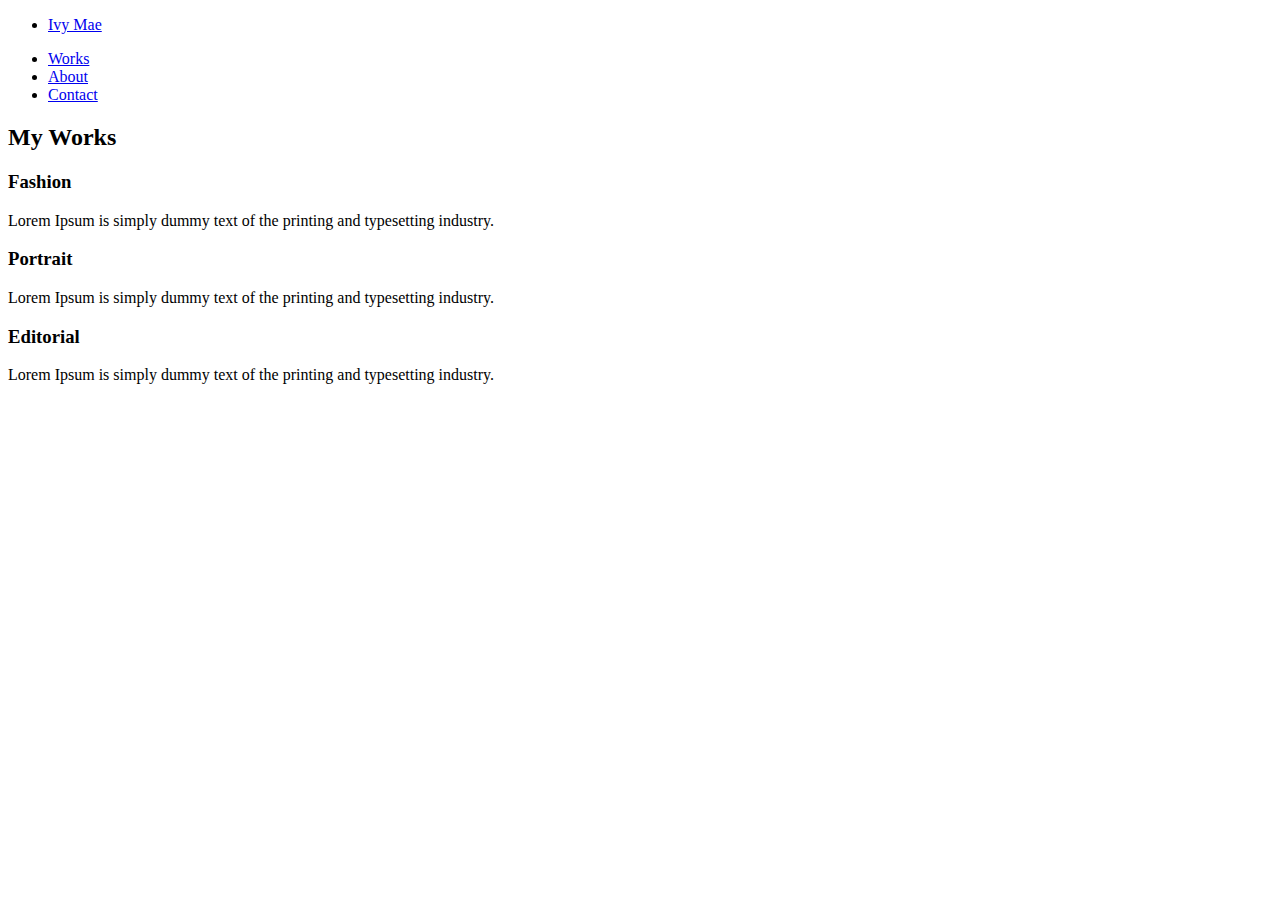
<file: index.html>
<!DOCTYPE html>
<!--[if lt IE 7]>      <html class="no-js lt-ie9 lt-ie8 lt-ie7"> <![endif]-->
<!--[if IE 7]>         <html class="no-js lt-ie9 lt-ie8"> <![endif]-->
<!--[if IE 8]>         <html class="no-js lt-ie9"> <![endif]-->
<!--[if gt IE 8]>      <html class="no-js"> <!--<![endif]-->
<html>
  <head>
    <meta charset="utf-8">
    <meta http-equiv="X-UA-Compatible" content="IE=edge">
    <title>Ivy Mae Photography</title>
    <meta name="description" content="Ivy Mae is a professional photographer specialising in fashion, editorial, and portrait photograpahy.">
    <meta name="viewport" content="width=device-width, initial-scale=1">
    <link rel="stylesheet" href="stylesheet.css">
  </head>
  <body>

    <div class="nav-container">
      <ul class="nav-title">
        <li class="nav-title-item"><a href="#start">Ivy Mae</a></li>
      </ul>
      <ul class="nav">
        <li class="nav-item"><a href="#works">Works</a></li>
        <li class="nav-item"><a href="#about">About</a></li>
        <li class="nav-item"><a href="#contact">Contact</a></li>
      </ul>
    </div>

    <section class="header">
      <a id="start">
        <div class="header-container">

        </div>
      </a>
    </section>

    <section class="works">
      <a id="works">
        <div class="works-container">
          <div class="works-header">
            <h2>My Works</h2>
          </div>
          <div class="works-fashion-container">
            <div class="fashion-header">
              <h3>Fashion</h3>
            </div>
            <div class="fashion-caption">
              <p class="fashion-caption">Lorem Ipsum is simply dummy text of the printing and typesetting industry.</p>
            </div>
            <div class="fashion-gallery">
              <div class="fashion-gallery-item"></div>
              <div class="fashion-gallery-item"></div>
              <div class="fashion-gallery-item"></div>
              <div class="fashion-gallery-item"></div>
              <div class="fashion-gallery-item"></div>
              <div class="fashion-gallery-item"></div>
            </div>
          </div>
          <div class="works-portait-container">
            <div class="portait-header">
              <h3>Portrait</h3>
            </div>
            <div class="portait-caption">
              <p class="portait-caption">Lorem Ipsum is simply dummy text of the printing and typesetting industry.</p>
            </div>
            <div class="portait-gallery">
              <div class="portait-gallery-item"></div>
              <div class="portait-gallery-item"></div>
              <div class="portait-gallery-item"></div>
              <div class="portait-gallery-item"></div>
              <div class="portait-gallery-item"></div>
              <div class="portait-gallery-item"></div>
            </div>
          </div>
          <div class="works-editorial-container">
            <div class="editorial-header">
              <h3>Editorial</h3>
            </div>
            <div class="editorial-caption">
              <p class="editorial-caption">Lorem Ipsum is simply dummy text of the printing and typesetting industry.</p>
            </div>
            <div class="editorial-gallery">
              <div class="editorial-gallery-item"></div>
              <div class="editorial-gallery-item"></div>
              <div class="editorial-gallery-item"></div>
              <div class="editorial-gallery-item"></div>
              <div class="editorial-gallery-item"></div>
              <div class="editorial-gallery-item"></div>
            </div>
          </div>
        </div>
      </a>
    </section>

    <section class="about">
      <a id="about">
        <div class="about-container">

        </div>
      </a>
    </section>

    <section class="contact">
      <a id="contact">
        <div class="contact-container">

        </div>
      </a>
    </section>

    <section class="footer">
        <div class="footer-container">

        </div>
    </section>

    <script src="" async defer></script>
  </body>
</html>
</file>
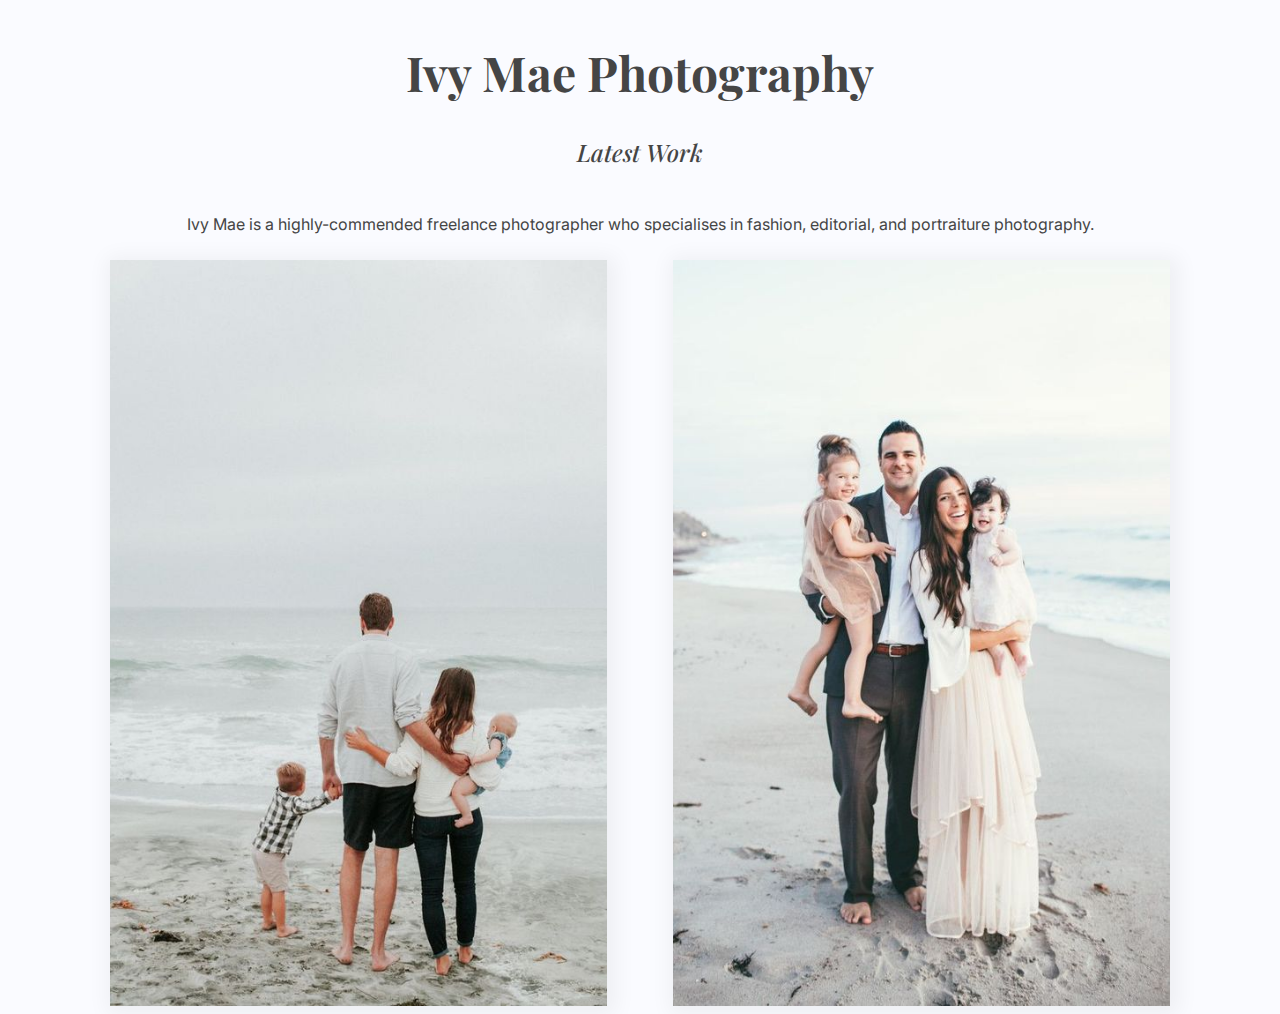
<file: archived/index.html>
<!DOCTYPE html>
<!--[if lt IE 7]>      <html class="no-js lt-ie9 lt-ie8 lt-ie7"> <![endif]-->
<!--[if IE 7]>         <html class="no-js lt-ie9 lt-ie8"> <![endif]-->
<!--[if IE 8]>         <html class="no-js lt-ie9"> <![endif]-->
<!--[if gt IE 8]>      <html class="no-js"> <!--<![endif]-->
<html>
  <head>
    <meta charset="utf-8">
    <meta http-equiv="X-UA-Compatible" content="IE=edge">
    <title>Ivy Mae Photography</title>
    <meta name="description" content="">
    <meta name="viewport" content="width=device-width, initial-scale=1">
    <link rel="stylesheet" href="css/style.css">
  </head>

  <body>
    <!--[if lt IE 7]>
      <p class="browsehappy">You are using an <strong>outdated</strong> browser. Please <a href="#">upgrade your browser</a> to improve your experience.</p>
    <![endif]-->
    <div class="container">

      <!-- Site information. -->
      <div class="item-1">
        <h1>Ivy Mae Photography</h1>
        <h2>Latest Work</h2>
      </div>

      <div class="item-3">
        <p>Ivy Mae is a highly-commended freelance photographer who specialises in fashion, editorial, and portraiture
          photography.</p>
      </div>
      
      <!-- Start of display images. -->
      <div class="item-4">
        <img src="images/a1-beach.jpeg" alt="A family of four with their backs to the camera looking over the beach." />
      </div>

      <div class="item-5">
        <img src="images/a1-family.jpeg" alt="A happy family of four posing on the edge of a beach." />
      </div>
      <!-- End of display images. -->

    </div>
    <script src="" async defer></script>
  </body>
</html>
</file>
<file: stylesheet.css>
@media screen and (min-width: 360px) {
}

@media screen and (min-width: 768px) {
}

@media screen and (min-width: 1366px) {
}
</file>
<file: archived/css/style.css>
/* 
 * Import Playfair Display and Inter fonts 
 * 
 * font-family: 'Inter', sans-serif;
 * font-family: 'Playfair Display', serif; 
 */

@import url("https://fonts.googleapis.com/css2?family=Inter:wght@100;200;300;400;500;600;700;800;900&family=Playfair+Display:ital,wght@0,400;0,500;0,600;0,700;0,800;0,900;1,400;1,500;1,600;1,700;1,800;1,900&display=swap");

h1 {
  font-family: "Playfair Display", serif;
  font-weight: 700;
  font-size: 300%;
}

h2 {
  font-family: "Playfair Display", serif;
  font-weight: 500;
  font-style: italic;
}

p {
  font-family: "Inter", sans-serif;
  font-weight: 400;
}

body {
  background-color: #fafbff;
  color: #454545;
}

/* Grids */
.container {
  display: grid;
  grid-template-columns: auto auto auto auto;
  grid-gap: 10px;
}

.item-1,
.item-2,
.item-3 {
  grid-column-start: 1;
  grid-column-end: 5;
  text-align: center;
}

.item-4 {
  grid-column-start: 2;
  grid-column-end: 3;
}

.item-5 {
  grid-column-start: 3;
  grid-column-end: 4;
}

/* Img shadow + rounded corners + transition + border + opacity */
img {
  display: block;
  margin-left: auto;
  margin-right: auto;
  width: 90%;
  -moz-box-shadow: 3px 3px 20px 6px rgb(0, 0, 0, 5%);
  -webkit-box-shadow: 3px 3px 20px 6px rgb(0, 0, 0, 5%);
  box-shadow: 3px 3px 20px 6px rgb(0, 0, 0, 5%);
  transition: width 0.5s;
}

img:hover {
  opacity: 70%;
  border-radius: 20px;
  width: 100%;
  transition: width border 0.5s;
  border-style: dotted;
  border-color: #e3e3e3;
}
</file>
